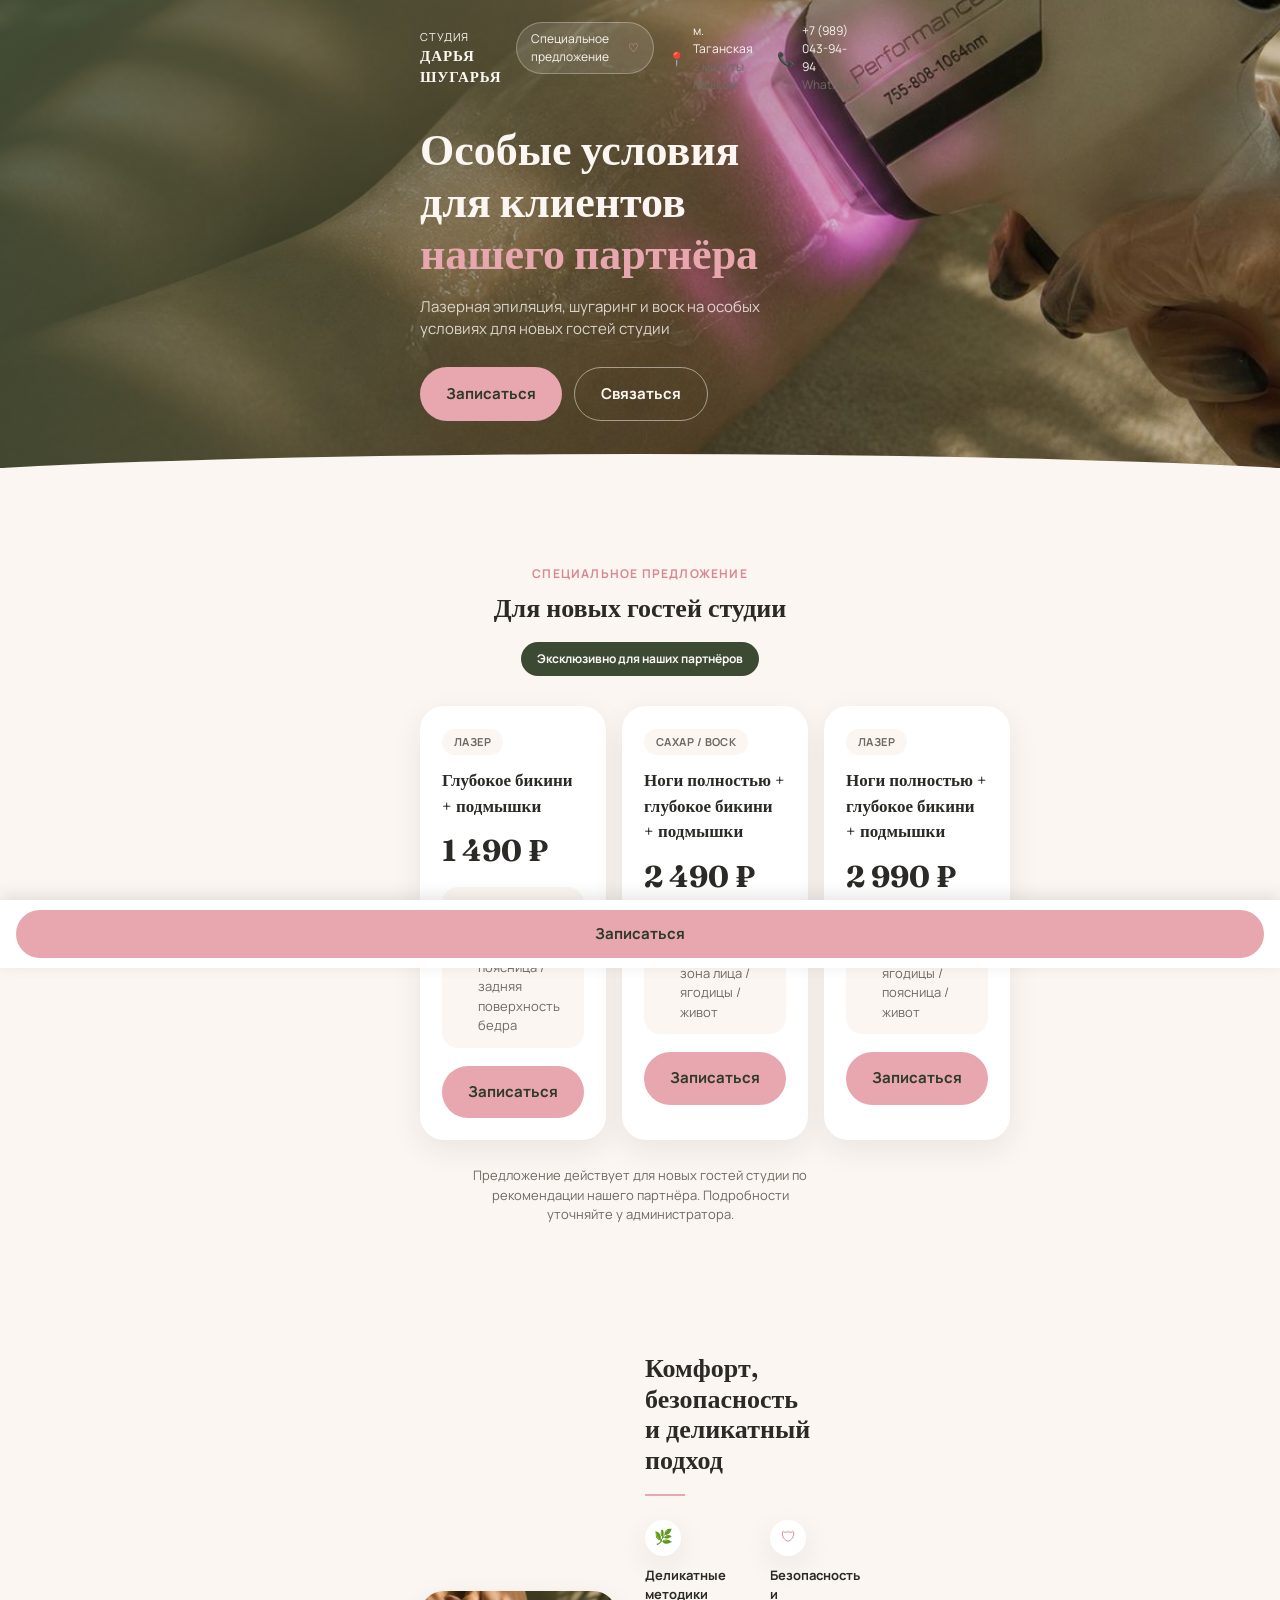
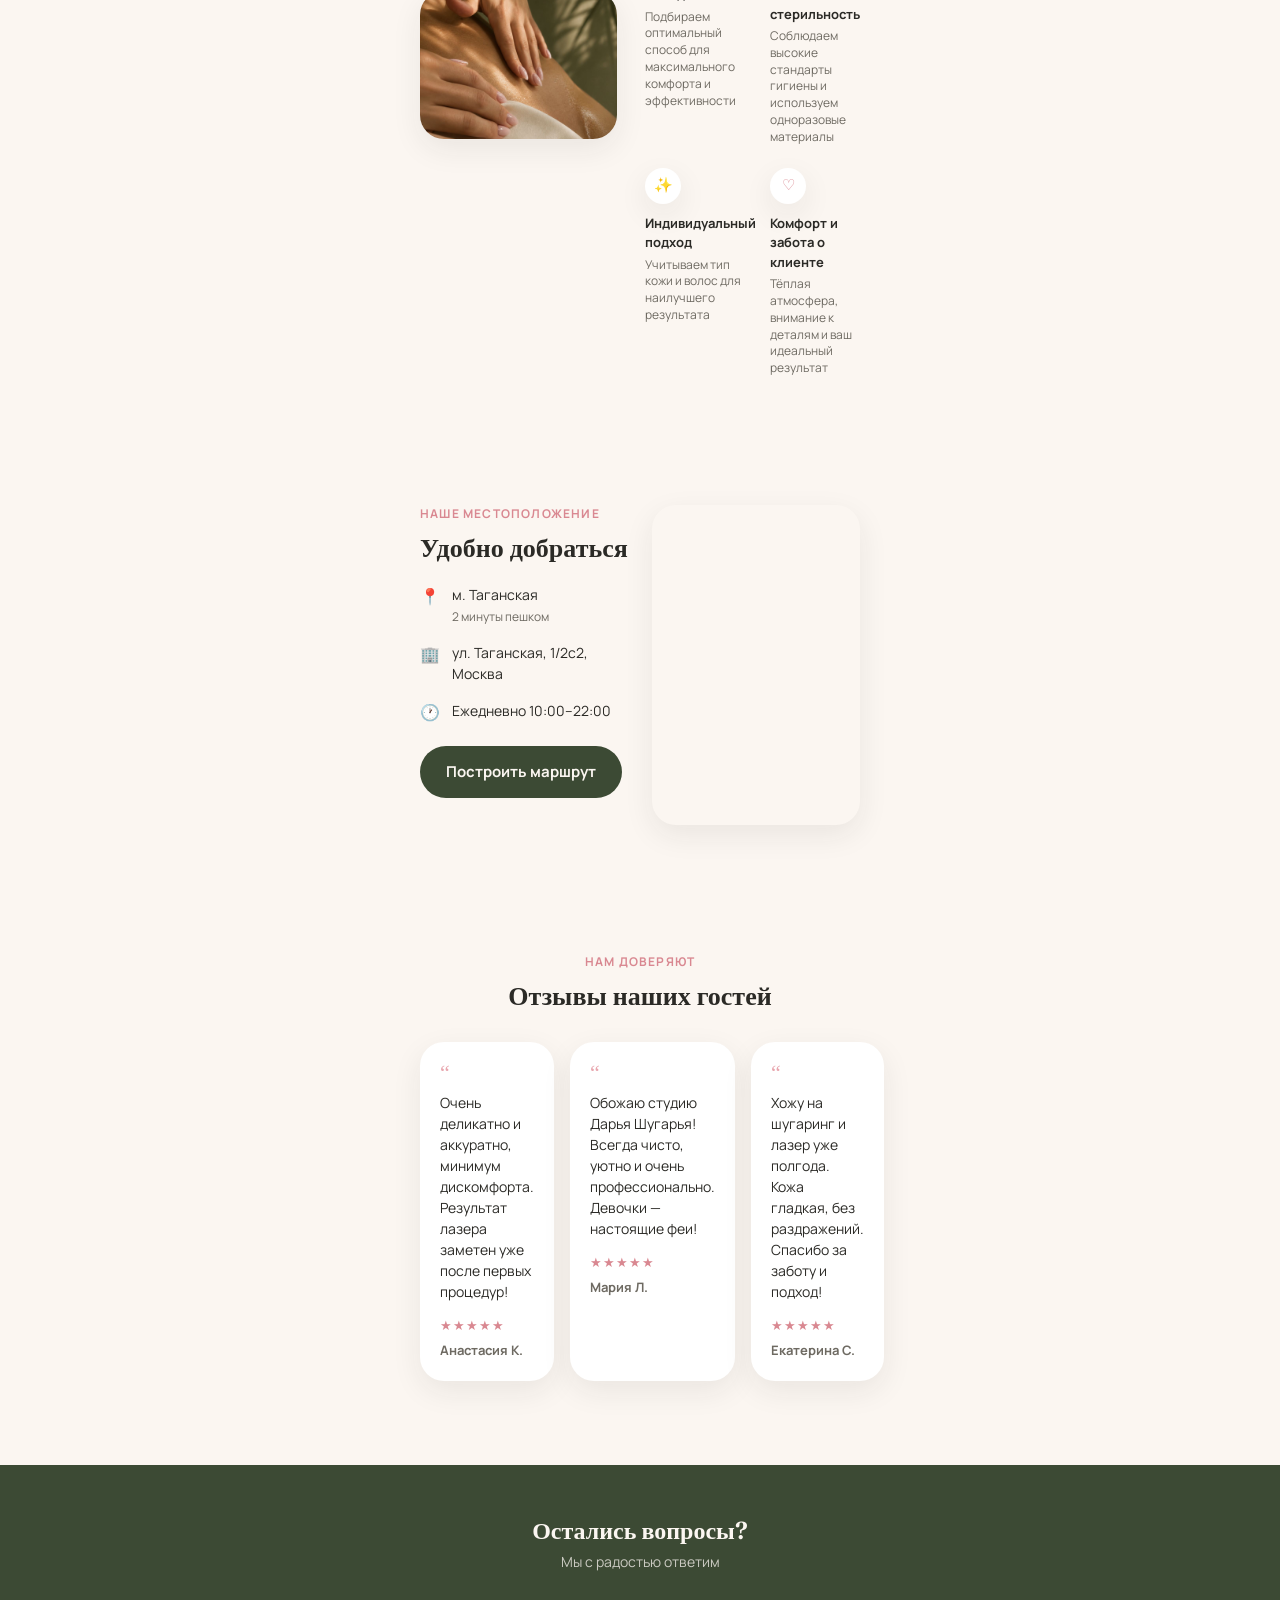
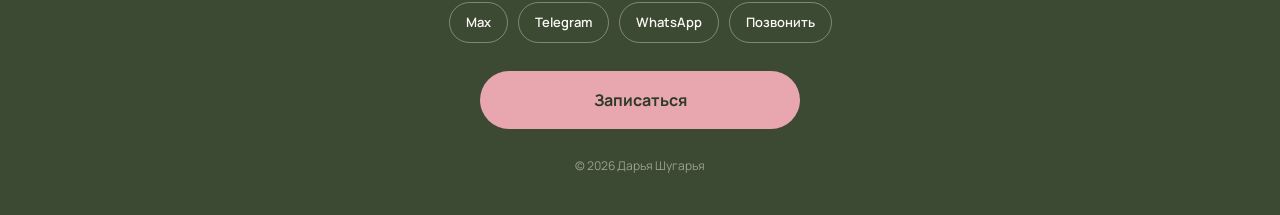
<file: index.html>
<!DOCTYPE html>
<html lang="ru">
<head>
<meta charset="UTF-8">
<meta name="viewport" content="width=device-width, initial-scale=1, maximum-scale=1, viewport-fit=cover">
<title>Дарья Шугарья — особые условия для клиентов партнёра</title>
<meta name="description" content="Лазерная эпиляция, шугаринг и воск на особых условиях для новых гостей студии «Дарья Шугарья» на Таганской.">

<link rel="preconnect" href="https://fonts.googleapis.com">
<link rel="preconnect" href="https://fonts.gstatic.com" crossorigin>
<link href="https://fonts.googleapis.com/css2?family=Fraunces:wght@500;600;700&family=Manrope:wght@400;500;600;700;800&display=swap" rel="stylesheet">

<link rel="stylesheet" href="style.css">
</head>
<body>

<!-- ================= HERO ================= -->
<header class="hero">
  <div class="hero-photo-bg">
    <img src="image/hero-laser.jpg" alt="Лазерная эпиляция в студии Дарья Шугарья">
  </div>

  <div class="hero-top wrap">
    <div class="logo">СТУДИЯ<br><strong>ДАРЬЯ<br>ШУГАРЬЯ</strong></div>
    <div class="partner-pill" id="partner-pill">Специальное предложение</div>
    <div class="hero-top-contacts">
      <div class="hero-top-item">
        <span class="hero-top-icon">📍</span>
        <span><span id="top-metro"></span><br><span id="top-metro-walk" class="muted"></span></span>
      </div>
      <div class="hero-top-item">
        <span class="hero-top-icon">📞</span>
        <span><span id="top-phone"></span><br><span class="muted">WhatsApp</span></span>
      </div>
    </div>
  </div>

  <div class="hero-inner wrap">
    <h1>Особые условия<br>для клиентов<br><span class="accent" id="hero-partner-name">нашего партнёра</span></h1>
    <p class="hero-subtitle">Лазерная эпиляция, шугаринг и воск на особых условиях для новых гостей студии</p>

    <div class="hero-buttons">
      <a class="btn btn-pink" id="hero-book" href="#offers" data-offer="general" data-location="hero">Записаться</a>
      <a class="btn btn-outline-light" id="hero-contact" href="#" target="_blank" rel="noopener">Связаться</a>
    </div>
  </div>

  <div class="hero-wave"></div>
</header>

<!-- ================= СПЕЦПРЕДЛОЖЕНИЯ ================= -->
<section class="section offers-section" id="offers">
  <div class="wrap">
    <span class="eyebrow">Специальное предложение</span>
    <h2>Для новых гостей студии</h2>
    <div class="exclusive-pill" id="exclusive-pill">Эксклюзивно для наших партнёров</div>

    <div class="offers-grid" id="offers-grid"><!-- рендерится из data.js --></div>

    <p class="offers-note" id="offers-note"></p>
  </div>
</section>

<!-- ================= КОМФОРТ / ДОВЕРИЕ ================= -->
<section class="section comfort-section">
  <div class="wrap comfort-wrap">
    <div class="comfort-text">
      <h2>Комфорт, безопасность<br>и деликатный подход</h2>
      <div class="comfort-divider"></div>
      <div class="advantages-grid" id="advantages-grid"><!-- рендерится из data.js --></div>
    </div>
    <div class="comfort-photo">
      <img src="image/comfort-hands.jpg" alt="Уход после процедуры в студии Дарья Шугарья" loading="lazy">
    </div>
  </div>
</section>

<!-- ================= ЛОКАЦИЯ ================= -->
<section class="section location-section">
  <div class="wrap location-wrap">
    <div class="location-text">
      <span class="eyebrow">Наше местоположение</span>
      <h2>Удобно добраться</h2>

      <div class="location-row">
        <span class="location-icon">📍</span>
        <span><span id="loc-metro"></span><br><span class="muted" id="loc-metro-walk"></span></span>
      </div>
      <div class="location-row">
        <span class="location-icon">🏢</span>
        <span id="loc-address"></span>
      </div>
      <div class="location-row">
        <span class="location-icon">🕐</span>
        <span id="loc-hours"></span>
      </div>

      <a class="btn btn-dark" id="loc-route" href="#" target="_blank" rel="noopener">Построить маршрут</a>
    </div>

    <div class="location-map">
      <iframe id="map-iframe" src="" width="100%" height="100%" frameborder="0" loading="lazy" title="Карта — Дарья Шугарья"></iframe>
    </div>
  </div>
</section>

<!-- ================= ОТЗЫВЫ ================= -->
<section class="section reviews-section">
  <div class="wrap">
    <span class="eyebrow">Нам доверяют</span>
    <h2>Отзывы наших гостей</h2>

    <div class="reviews-grid" id="reviews-grid"><!-- рендерится из data.js --></div>
  </div>
</section>

<!-- ================= FOOTER CTA ================= -->
<footer class="footer-cta">
  <div class="wrap">
    <h2>Остались вопросы?</h2>
    <p>Мы с радостью ответим</p>

    <div class="footer-links">
      <a href="#" id="link-max" target="_blank" rel="noopener" class="pill-link">Max</a>
      <a href="#" id="link-tg" target="_blank" rel="noopener" class="pill-link">Telegram</a>
      <a href="#" id="link-wa" target="_blank" rel="noopener" class="pill-link">WhatsApp</a>
      <a href="#" id="link-call" class="pill-link">Позвонить</a>
    </div>

    <a class="btn btn-pink btn-large" id="footer-book" href="#" target="_blank" rel="noopener" data-offer="general" data-location="footer">Записаться</a>

    <div class="footer-copyright">© <span id="year"></span> Дарья Шугарья</div>
  </div>
</footer>

<!-- Sticky-кнопка на мобильном, появляется при скролле -->
<nav class="sticky-nav" id="sticky-nav">
  <a id="sticky-cta" href="#" target="_blank" rel="noopener" data-offer="general" data-location="sticky_nav">Записаться</a>
</nav>

<script src="data.js"></script>
<script src="app.js"></script>
</body>
</html>
</file>
<file: style.css>
/* ==========================================================
   ДАРЬЯ ШУГАРЬЯ × ПАРТНЁР — олива + пыльно-розовый
   ========================================================== */

:root {
  --olive: #3C4A34;
  --olive-deep: #2E3A28;
  --ivory: #FBF6F1;
  --ivory-card: #FFFFFF;
  --ink: #2B2A26;
  --ink-soft: #6E6A62;
  --pink: #E8A6AE;
  --pink-deep: #D98891;
  --line: rgba(43, 42, 38, 0.1);
  --radius-lg: 24px;
  --radius-md: 16px;
  --radius-pill: 100px;
  --shadow: 0 10px 30px rgba(43, 42, 38, 0.08);
  --container: 480px;
}

* { box-sizing: border-box; margin: 0; padding: 0; }

html { -webkit-text-size-adjust: 100%; scroll-behavior: smooth; }

body {
  font-family: 'Manrope', -apple-system, BlinkMacSystemFont, 'Segoe UI', sans-serif;
  background: var(--ivory);
  color: var(--ink);
  line-height: 1.5;
  overflow-x: hidden;
  padding-bottom: 0;
  -webkit-font-smoothing: antialiased;
}

img { max-width: 100%; display: block; }
a { color: inherit; text-decoration: none; }

.wrap { max-width: var(--container); margin: 0 auto; padding: 0 20px; }

.section { padding: 44px 0; }

.eyebrow {
  display: block;
  font-size: 12px;
  letter-spacing: 0.1em;
  text-transform: uppercase;
  color: var(--pink-deep);
  font-weight: 700;
  margin-bottom: 10px;
}

h1, h2 {
  font-family: 'Fraunces', Georgia, serif;
  font-weight: 600;
  line-height: 1.18;
}

.section h2 { font-size: 26px; color: var(--ink); margin-bottom: 18px; }

.muted { color: var(--ink-soft); font-size: 12px; }

.btn {
  display: inline-flex;
  align-items: center;
  justify-content: center;
  gap: 8px;
  font-family: 'Manrope', sans-serif;
  font-size: 15px;
  font-weight: 700;
  border: none;
  border-radius: var(--radius-pill);
  padding: 15px 26px;
  cursor: pointer;
  min-height: 48px;
  transition: transform 0.15s ease, background 0.15s ease;
}

.btn:active { transform: scale(0.97); }

.btn-pink { background: var(--pink); color: var(--olive-deep); }
.btn-pink:hover { background: var(--pink-deep); }

.btn-outline-light {
  background: transparent;
  color: var(--ivory);
  border: 1.5px solid rgba(251,246,241,0.5);
}

.btn-dark { background: var(--olive); color: var(--ivory); }
.btn-dark:hover { background: var(--olive-deep); }

.btn-large { width: 100%; max-width: 320px; font-size: 16px; padding: 17px 26px; }

/* ---------------- HERO ---------------- */

.hero {
  position: relative;
  background: var(--olive);
  color: var(--ivory);
  overflow: hidden;
  padding-bottom: 60px;
}

.hero-photo-bg {
  position: absolute;
  inset: 0;
  z-index: 0;
}

.hero-photo-bg img {
  width: 100%;
  height: 100%;
  object-fit: cover;
  object-position: center 65%;
  display: block;
}

.hero-photo-bg::after {
  content: "";
  position: absolute;
  inset: 0;
  background: linear-gradient(115deg, rgba(60,74,52,0.85) 0%, rgba(60,74,52,0.62) 30%, rgba(60,74,52,0.28) 55%, rgba(60,74,52,0.02) 78%);
}

.hero-top {
  position: relative;
  z-index: 1;
  display: flex;
  flex-direction: column;
  gap: 14px;
  padding-top: 22px;
  padding-bottom: 30px;
}

.logo {
  font-size: 11px;
  letter-spacing: 0.08em;
  line-height: 1.4;
}

.logo strong { font-family: 'Fraunces', serif; font-size: 15px; font-weight: 700; }

.partner-pill {
  display: inline-flex;
  align-self: flex-start;
  align-items: center;
  gap: 6px;
  background: rgba(251,246,241,0.12);
  border: 1px solid rgba(251,246,241,0.3);
  border-radius: var(--radius-pill);
  padding: 7px 14px;
  font-size: 12px;
}

.partner-pill::after { content: "♡"; color: var(--pink); }

.hero-top-contacts {
  display: flex;
  flex-direction: column;
  gap: 10px;
  font-size: 12px;
}

.hero-top-item {
  display: flex;
  align-items: center;
  gap: 8px;
}

.hero-top-icon { font-size: 14px; }

.hero-inner {
  position: relative;
  z-index: 1;
  padding-bottom: 20px;
}

.hero h1 {
  font-size: 32px;
  color: var(--ivory);
  margin-bottom: 16px;
  max-width: 300px;
}

.hero h1 .accent { color: var(--pink); }

.hero-subtitle {
  font-size: 15px;
  color: rgba(251,246,241,0.8);
  max-width: 300px;
  margin-bottom: 26px;
}

.hero-buttons { display: flex; flex-direction: column; gap: 12px; max-width: 260px; }

.hero-wave {
  position: absolute;
  bottom: -1px; left: 0; right: 0;
  height: 40px;
  background: var(--ivory);
  border-radius: 60% 60% 0 0 / 100% 100% 0 0;
  transform: scale(1.4);
}

/* ---------------- OFFERS ---------------- */

.offers-section { text-align: center; padding-top: 52px; }

.offers-section h2 { max-width: 320px; margin-left: auto; margin-right: auto; }

.exclusive-pill {
  display: inline-block;
  background: var(--olive);
  color: var(--ivory);
  font-size: 12px;
  font-weight: 700;
  border-radius: var(--radius-pill);
  padding: 8px 16px;
  margin-bottom: 30px;
}

.offers-grid {
  display: flex;
  flex-direction: column;
  gap: 16px;
  text-align: left;
}

.offer-card {
  background: var(--ivory-card);
  border-radius: var(--radius-lg);
  padding: 22px;
  box-shadow: var(--shadow);
}

.offer-tag {
  display: inline-block;
  background: var(--ivory);
  color: var(--ink-soft);
  font-size: 11px;
  font-weight: 700;
  text-transform: uppercase;
  letter-spacing: 0.04em;
  border-radius: var(--radius-pill);
  padding: 5px 12px;
  margin-bottom: 12px;
}

.offer-title {
  font-family: 'Fraunces', serif;
  font-size: 17px;
  font-weight: 600;
  margin-bottom: 10px;
  min-height: 44px;
}

.offer-price {
  font-family: 'Fraunces', serif;
  font-size: 30px;
  font-weight: 700;
  color: var(--ink);
  margin-bottom: 14px;
}

.offer-gift {
  display: flex;
  gap: 8px;
  font-size: 13px;
  color: var(--ink-soft);
  margin-bottom: 18px;
  padding: 12px;
  background: var(--ivory);
  border-radius: var(--radius-md);
}

.offer-gift-icon { flex-shrink: 0; }

.offer-card .btn { width: 100%; }

.offers-note {
  font-size: 13px;
  color: var(--ink-soft);
  margin-top: 26px;
  max-width: 340px;
  margin-left: auto;
  margin-right: auto;
}

/* ---------------- COMFORT / ADVANTAGES ---------------- */

.comfort-wrap { display: flex; flex-direction: column; gap: 28px; }

.comfort-text h2 { max-width: 280px; }

.comfort-divider {
  width: 40px;
  height: 2px;
  background: var(--pink);
  margin-bottom: 24px;
}

.advantages-grid {
  display: grid;
  grid-template-columns: 1fr 1fr;
  gap: 22px 14px;
}

.advantage-icon {
  width: 36px;
  height: 36px;
  border-radius: 50%;
  background: var(--ivory-card);
  box-shadow: var(--shadow);
  display: flex;
  align-items: center;
  justify-content: center;
  font-size: 15px;
  margin-bottom: 10px;
  color: var(--pink-deep);
}

.advantage-title { font-size: 13px; font-weight: 700; margin-bottom: 4px; }
.advantage-text { font-size: 12px; color: var(--ink-soft); line-height: 1.4; }

.comfort-photo {
  width: 100%;
  aspect-ratio: 4/3;
  border-radius: var(--radius-lg);
  overflow: hidden;
  box-shadow: var(--shadow);
}

.comfort-photo img {
  width: 100%;
  height: 100%;
  object-fit: cover;
}

/* ---------------- LOCATION ---------------- */

.location-wrap { display: flex; flex-direction: column; gap: 24px; }

.location-text h2 { margin-bottom: 20px; }

.location-row {
  display: flex;
  align-items: flex-start;
  gap: 12px;
  font-size: 14px;
  margin-bottom: 16px;
}

.location-icon { font-size: 16px; flex-shrink: 0; }

.location-text .btn { margin-top: 6px; }

.location-map {
  width: 100%;
  aspect-ratio: 4/3;
  border-radius: var(--radius-lg);
  overflow: hidden;
  box-shadow: var(--shadow);
}

.location-map iframe { width: 100%; height: 100%; border: 0; }

/* ---------------- REVIEWS ---------------- */

.reviews-section { text-align: center; }
.reviews-section h2 { margin-bottom: 30px; }

.reviews-grid {
  display: flex;
  flex-direction: column;
  gap: 16px;
  text-align: left;
}

.review-card {
  background: var(--ivory-card);
  border-radius: var(--radius-lg);
  padding: 20px;
  box-shadow: var(--shadow);
}

.review-quote-icon { font-size: 22px; color: var(--pink); font-family: Georgia, serif; line-height: 1; margin-bottom: 8px; }

.review-text { font-size: 14px; color: var(--ink); margin-bottom: 14px; }

.review-stars { color: var(--pink-deep); font-size: 13px; margin-bottom: 6px; letter-spacing: 1px; }

.review-author { font-size: 13px; font-weight: 700; color: var(--ink-soft); }

/* ---------------- FOOTER CTA ---------------- */

.footer-cta {
  background: var(--olive);
  color: var(--ivory);
  text-align: center;
  padding: 52px 0 40px;
  margin-top: 20px;
}

.footer-cta h2 { color: var(--ivory); font-size: 24px; margin-bottom: 6px; }

.footer-cta > .wrap > p {
  color: rgba(251,246,241,0.75);
  font-size: 14px;
  margin-bottom: 30px;
}

.footer-links {
  display: flex;
  flex-wrap: wrap;
  justify-content: center;
  gap: 10px;
  margin-bottom: 28px;
}

.pill-link {
  border: 1.5px solid rgba(251,246,241,0.35);
  border-radius: var(--radius-pill);
  padding: 10px 16px;
  font-size: 13px;
  font-weight: 600;
}

.footer-copyright {
  margin-top: 28px;
  font-size: 12px;
  color: rgba(251,246,241,0.5);
}

/* ---------------- STICKY CTA ---------------- */

.sticky-nav {
  position: fixed;
  bottom: 0; left: 0; right: 0;
  z-index: 50;
  padding: 10px 16px calc(10px + env(safe-area-inset-bottom));
  background: var(--ivory-card);
  box-shadow: 0 -4px 16px rgba(43,42,38,0.12);
  transform: translateY(100%);
  transition: transform 0.25s ease;
}

.sticky-nav.visible { transform: translateY(0); }

.sticky-nav a {
  display: flex;
  align-items: center;
  justify-content: center;
  min-height: 48px;
  background: var(--pink);
  color: var(--olive-deep);
  font-weight: 700;
  font-size: 15px;
  border-radius: var(--radius-pill);
}

/* ---------------- Larger screens ---------------- */

@media (min-width: 680px) {
  .hero h1 { font-size: 44px; max-width: 420px; }
  .hero-subtitle { max-width: 380px; }
  .hero-buttons { flex-direction: row; max-width: none; }

  .hero-top { flex-direction: row; align-items: center; justify-content: space-between; }
  .hero-top-contacts { flex-direction: row; gap: 24px; }

  .offers-grid { flex-direction: row; }
  .offer-card { flex: 1; }

  .comfort-wrap { flex-direction: row-reverse; align-items: center; }
  .comfort-text, .comfort-photo { flex: 1; }

  .location-wrap { flex-direction: row; }
  .location-text, .location-map { flex: 1; }
  .location-map { aspect-ratio: auto; height: 320px; }

  .reviews-grid { flex-direction: row; }
  .review-card { flex: 1; }

  .section { padding: 64px 0; }
}
</file>
